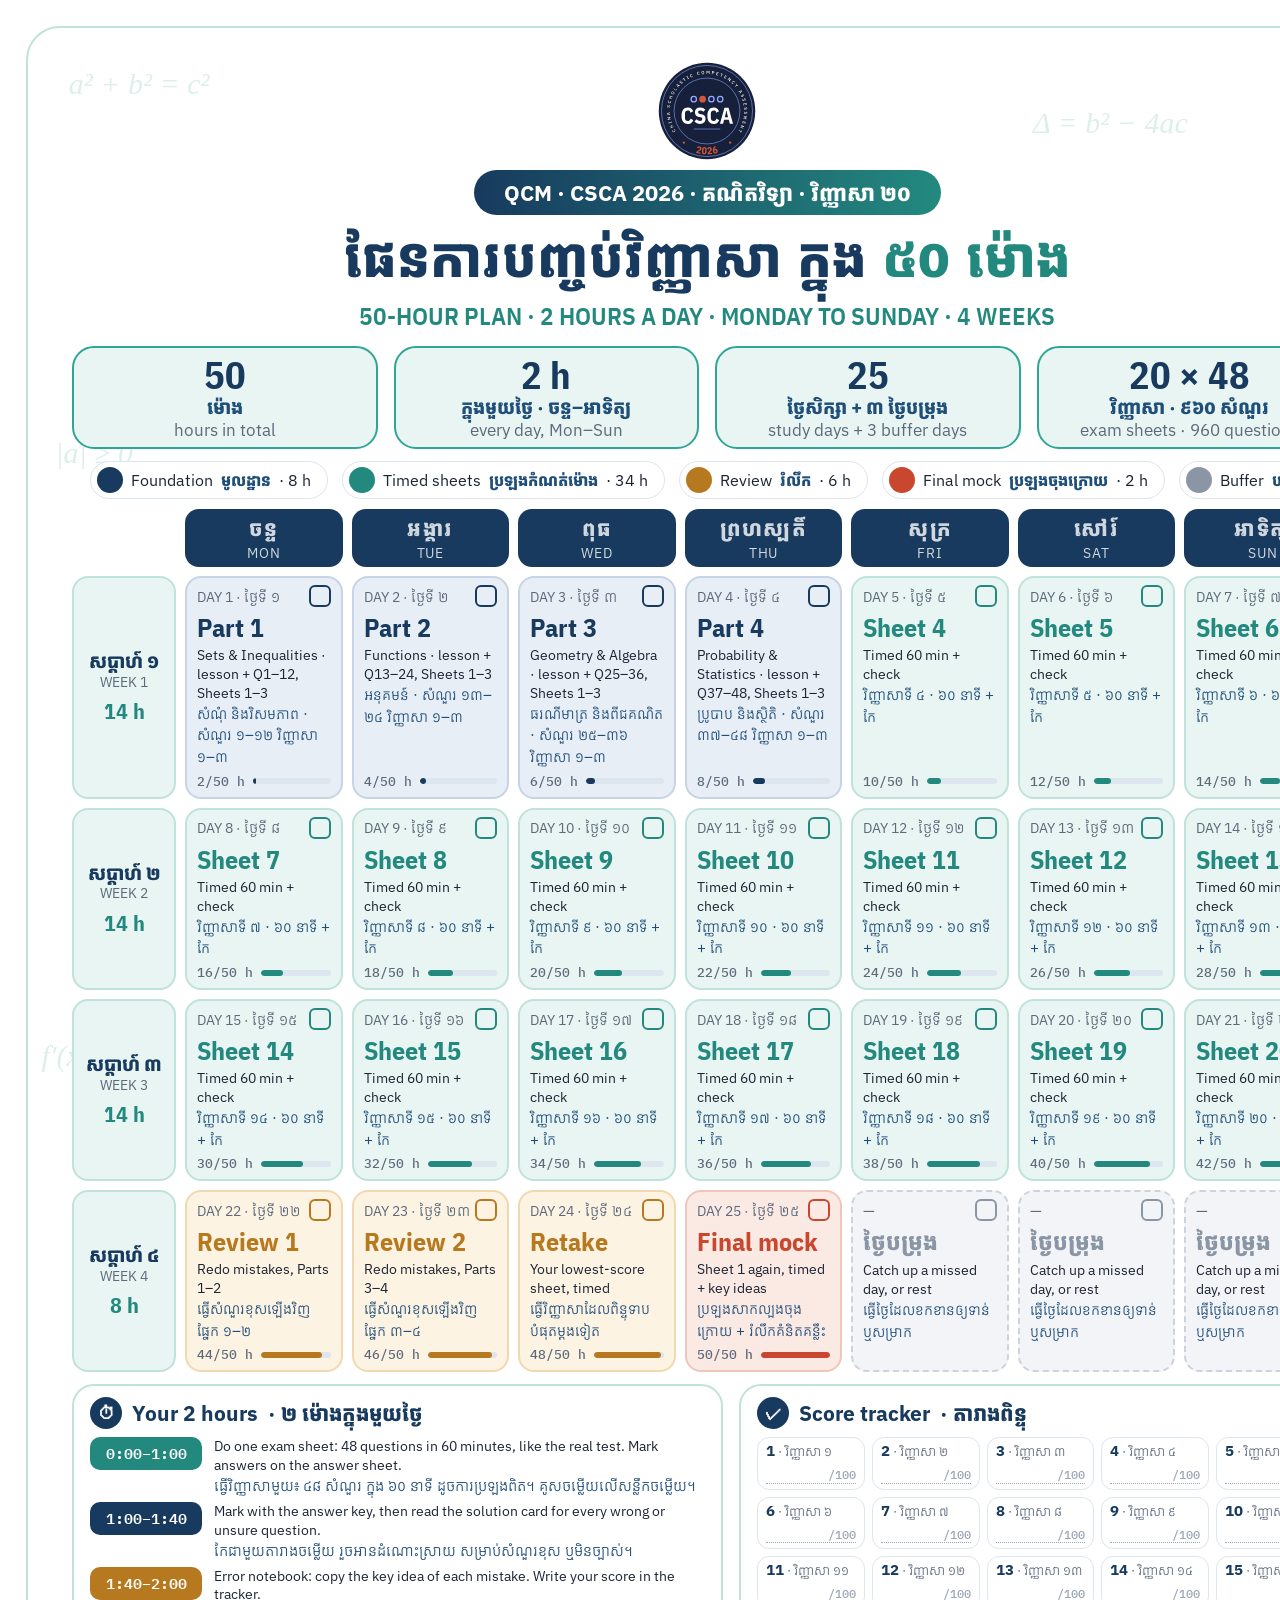
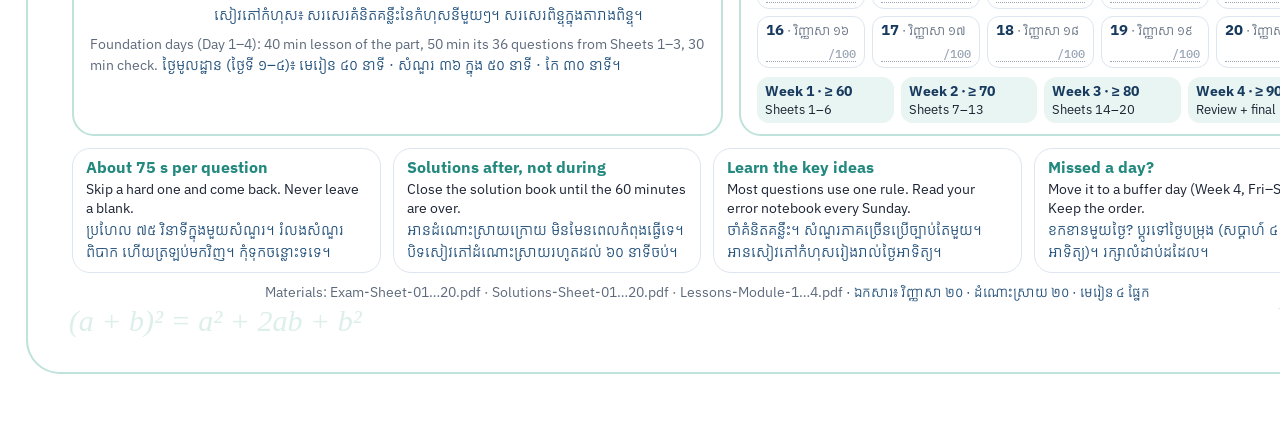
<file: plan/csca-50-hour-plan.html>
<!doctype html>
<html lang="km">
<head>
<meta charset="utf-8">
<title>CSCA 2026 · 50-hour plan</title>
<link rel="stylesheet" href="../css/fonts.css">
<link rel="stylesheet" href="../css/fonts-km.css">
<style>
  :root {
    --navy: #173a5e; --teal: #23897f; --teal-2: #2fa597; --teal-soft: #e8f5f2; --teal-line: #bfe2db;
    --ink: #1c2433; --muted: #5d6a7c; --line: #dde5ee; --km: #1f4e79;
    --p1: #173a5e; --p1-soft: #e7eef6; --p2: #23897f; --p2-soft: #e8f5f2;
    --p3: #b7791f; --p3-soft: #fdf3e2; --p4: #c8472e; --p4-soft: #fbe9e4; --p5: #8a95a5; --p5-soft: #f2f4f7;
  }
  @page { size: 1414px 2000px; margin: 0; }
  * { box-sizing: border-box; }
  html, body { margin: 0; background: #fff; }
  body { width: 1414px; height: 2000px; font-family: "IBM Plex Sans", "Kantumruy Pro", sans-serif; color: var(--ink); }
  .km { font-family: "Kantumruy Pro", "IBM Plex Sans", sans-serif; }
  .poster { position: relative; margin: 26px; height: 1948px; border: 2.5px solid var(--teal-line); border-radius: 34px; padding: 34px 44px 26px; overflow: hidden; }
  .bg { position: absolute; color: #dcefeb; font-family: "Times New Roman", serif; font-style: italic; font-size: 30px; white-space: nowrap; }

  header { position: relative; text-align: center; }
  header img { width: 98px; height: 98px; display: block; margin: 0 auto 10px; }
  .pill { display: inline-block; background: linear-gradient(90deg, var(--navy), var(--teal)); color: #fff; border-radius: 999px; padding: 8px 30px; font-weight: 700; font-size: 22px; }
  h1 { font-family: "Kantumruy Pro", sans-serif; font-weight: 700; color: var(--navy); font-size: 54px; line-height: 1.4; margin: 6px 0 0; }
  h1 em { font-style: normal; color: var(--teal); }
  .sub { font-family: "IBM Plex Sans Condensed", sans-serif; font-weight: 600; color: var(--teal); font-size: 25px; margin-top: 2px; }
  .stats { position: relative; display: grid; grid-template-columns: repeat(4, 1fr); gap: 16px; margin: 14px 0 12px; }
  .stat { background: var(--teal-soft); border: 2px solid var(--teal-2); border-radius: 22px; padding: 6px 14px; text-align: center; }
  .stat b { display: block; font-family: "IBM Plex Sans Condensed", sans-serif; font-size: 38px; line-height: 1.1; color: var(--navy); }
  .stat span { font-size: 17px; color: var(--muted); }
  .stat .km { display: block; font-size: 19px; color: var(--km); font-weight: 600; }

  .legend { position: relative; display: flex; flex-wrap: wrap; justify-content: center; gap: 10px 14px; margin-bottom: 10px; }
  .lg { display: inline-flex; align-items: center; gap: 8px; border: 1.5px solid var(--line); border-radius: 999px; padding: 5px 16px 5px 6px; font-size: 16px; background: #fff; }
  .lg i { width: 26px; height: 26px; border-radius: 50%; display: inline-block; }
  .lg .km { color: var(--km); font-weight: 600; }

  /* calendar */
  .cal { position: relative; display: grid; grid-template-columns: 104px repeat(7, minmax(0, 1fr)); gap: 9px; }
  .dh { text-align: center; background: var(--navy); color: #fff; border-radius: 14px; padding: 6px 0 5px; line-height: 1.25; }
  .dh .km { display: block; font-size: 21px; font-weight: 700; }
  .dh span { font-size: 14px; opacity: .8; letter-spacing: .06em; }
  .wk { background: var(--teal-soft); border: 2px solid var(--teal-line); border-radius: 16px; display: flex; flex-direction: column; align-items: center; justify-content: center; text-align: center; line-height: 1.25; }
  .wk .km { font-size: 19px; font-weight: 700; color: var(--navy); }
  .wk span { font-size: 14px; color: var(--muted); }
  .wk b { margin-top: 6px; font-family: "IBM Plex Sans Condensed", sans-serif; font-size: 22px; color: var(--teal); }
  .cell { position: relative; border: 2px solid var(--line); border-radius: 16px; padding: 7px 10px 7px; min-height: 172px; display: flex; flex-direction: column; background: #fff; }
  .cell .top { display: flex; justify-content: space-between; align-items: center; font-size: 13.5px; color: var(--muted); }
  .cell .top .km { font-size: 15px; }
  .cell .box { width: 22px; height: 22px; border: 2px solid currentColor; border-radius: 6px; flex: none; }
  .cell .main { font-family: "IBM Plex Sans Condensed", sans-serif; font-weight: 700; font-size: 26px; line-height: 1.15; margin-top: 6px; }
  .cell .main.kmm { font-family: "Kantumruy Pro", sans-serif; font-size: 23px; line-height: 1.35; }
  .cell .what { font-size: 13.5px; line-height: 1.4; margin-top: 3px; color: var(--ink); }
  .cell .what .km { display: block; color: var(--km); font-size: 14.5px; line-height: 1.5; }
  .cell .hrs { margin-top: auto; padding-top: 5px; display: flex; justify-content: space-between; align-items: center; font-family: "IBM Plex Mono", monospace; font-size: 13px; color: var(--muted); }
  .bar { height: 6px; border-radius: 3px; background: var(--line); flex: 1; margin-left: 8px; overflow: hidden; }
  .bar i { display: block; height: 100%; border-radius: 3px; }
  .ph1 { border-color: #c6d4e5; background: var(--p1-soft); } .ph1 .main, .ph1 .box { color: var(--p1); } .ph1 .bar i { background: var(--p1); }
  .ph2 { border-color: var(--teal-line); background: var(--p2-soft); } .ph2 .main, .ph2 .box { color: var(--p2); } .ph2 .bar i { background: var(--p2); }
  .ph3 { border-color: #f0d9b0; background: var(--p3-soft); } .ph3 .main, .ph3 .box { color: var(--p3); } .ph3 .bar i { background: var(--p3); }
  .ph4 { border-color: #f0c5ba; background: var(--p4-soft); } .ph4 .main, .ph4 .box { color: var(--p4); } .ph4 .bar i { background: var(--p4); }
  .ph5 { border-style: dashed; border-color: #ccd3dd; background: var(--p5-soft); } .ph5 .main, .ph5 .box { color: var(--p5); }

  /* bottom cards */
  .row { position: relative; display: grid; grid-template-columns: 1.08fr 1fr; gap: 16px; margin-top: 12px; }
  .card { border: 2px solid var(--teal-line); border-radius: 22px; padding: 11px 16px; background: #fff; }
  .card h3 { margin: 0 0 8px; display: flex; align-items: center; gap: 10px; font-size: 21px; color: var(--navy); }
  .card h3 .km { font-size: 21px; }
  .card h3 .n { width: 32px; height: 32px; border-radius: 50%; background: var(--navy); color: #fff; display: inline-flex; align-items: center; justify-content: center; font-size: 17px; }
  .tl { display: grid; grid-template-columns: 112px 1fr; gap: 5px 12px; align-items: start; }
  .tl .t { font-family: "IBM Plex Mono", monospace; font-weight: 600; font-size: 15px; color: #fff; background: var(--teal); border-radius: 10px; text-align: center; padding: 4px 0; }
  .tl .t.n2 { background: var(--navy); } .tl .t.n3 { background: var(--p3); }
  .tl .d { font-size: 14px; line-height: 1.35; }
  .tl .d .km { display: block; color: var(--km); font-size: 15px; line-height: 1.45; }
  .note { margin-top: 8px; font-size: 14px; color: var(--muted); line-height: 1.45; }
  .note .km { color: var(--km); font-size: 15px; }
  .scores { display: grid; grid-template-columns: repeat(5, 1fr); gap: 7px; }
  .sc { border: 1.5px solid var(--line); border-radius: 12px; padding: 4px 8px 5px; font-size: 13px; color: var(--muted); line-height: 1.2; }
  .sc b { color: var(--navy); font-size: 15px; }
  .sc .line { margin-top: 8px; border-bottom: 1.5px dotted #9aa6b6; text-align: right; font-family: "IBM Plex Mono", monospace; font-size: 12px; color: #9aa6b6; }
  .goal { margin-top: 9px; display: grid; grid-template-columns: repeat(4, 1fr); gap: 7px; }
  .goal div { border-radius: 12px; padding: 5px 8px; font-size: 13px; line-height: 1.35; background: var(--teal-soft); }
  .goal b { display: block; color: var(--navy); font-size: 14px; }
  .goal .km { color: var(--km); font-size: 14px; }
  .tips { position: relative; display: grid; grid-template-columns: repeat(4, 1fr); gap: 12px; margin-top: 12px; }
  .tip { border: 1.5px solid var(--line); border-radius: 18px; padding: 8px 13px; font-size: 13.5px; line-height: 1.35; }
  .tip b { color: var(--teal); font-size: 15.5px; display: block; margin-bottom: 2px; }
  .tip .km { display: block; color: var(--km); font-size: 15px; line-height: 1.5; margin-top: 2px; }
  footer { position: relative; margin-top: 10px; text-align: center; font-size: 14px; color: var(--muted); }
  footer .km { color: var(--km); }
</style>
</head>
<body>
<div class="poster" id="poster"></div>
<script>
(function () {
  'use strict';
  var KD = '០១២៣៤៥៦៧៨៩';
  var kn = function (n) { return String(n).replace(/\d/g, function (d) { return KD[d]; }); };
  var esc = function (s) { return String(s).replace(/&/g, '&amp;').replace(/</g, '&lt;'); };

  var DAYS = [['ចន្ទ', 'MON'], ['អង្គារ', 'TUE'], ['ពុធ', 'WED'], ['ព្រហស្បតិ៍', 'THU'], ['សុក្រ', 'FRI'], ['សៅរ៍', 'SAT'], ['អាទិត្យ', 'SUN']];
  var PARTS = [
    ['Part 1', 'ផ្នែកទី ១', 'Sets & Inequalities', 'សំណុំ និងវិសមភាព'],
    ['Part 2', 'ផ្នែកទី ២', 'Functions', 'អនុគមន៍'],
    ['Part 3', 'ផ្នែកទី ៣', 'Geometry & Algebra', 'ធរណីមាត្រ និងពីជគណិត'],
    ['Part 4', 'ផ្នែកទី ៤', 'Probability & Statistics', 'ប្រូបាប និងស្ថិតិ'],
  ];

  // 25 study days × 2 hours = 50 hours, then 3 buffer days.
  var plan = [];
  PARTS.forEach(function (p, i) {
    plan.push({ ph: 1, main: p[0], what: p[2] + ' · lesson + Q' + (12 * i + 1) + '–' + (12 * i + 12) + ', Sheets 1–3', km: p[3] + ' · សំណួរ ' + kn(12 * i + 1) + '–' + kn(12 * i + 12) + ' វិញ្ញាសា ១–៣' });
  });
  for (var s = 4; s <= 20; s++) plan.push({ ph: 2, main: 'Sheet ' + s, what: 'Timed 60 min + check', km: 'វិញ្ញាសាទី ' + kn(s) + ' · ៦០ នាទី + កែ' });
  plan.push({ ph: 3, main: 'Review 1', what: 'Redo mistakes, Parts 1–2', km: 'ធ្វើសំណួរខុសឡើងវិញ ផ្នែក ១–២' });
  plan.push({ ph: 3, main: 'Review 2', what: 'Redo mistakes, Parts 3–4', km: 'ធ្វើសំណួរខុសឡើងវិញ ផ្នែក ៣–៤' });
  plan.push({ ph: 3, main: 'Retake', what: 'Your lowest-score sheet, timed', km: 'ធ្វើវិញ្ញាសាដែលពិន្ទុទាបបំផុតម្តងទៀត' });
  plan.push({ ph: 4, main: 'Final mock', what: 'Sheet 1 again, timed + key ideas', km: 'ប្រឡងសាកល្បងចុងក្រោយ + រំលឹកគំនិតគន្លឹះ' });
  for (var b = 0; b < 3; b++) plan.push({ ph: 5, main: 'Buffer', kmMain: 'ថ្ងៃបម្រុង', what: 'Catch up a missed day, or rest', km: 'ធ្វើថ្ងៃដែលខកខានឲ្យទាន់ ឬសម្រាក' });

  var h = '';
  [['a² + b² = c²', 3, 2], ['Δ = b² − 4ac', 74, 4], ['|a| ≥ 0', 2, 21], ['A = πr²', 82, 20], ['(a + b)² = a² + 2ab + b²', 3, 96.5], ['√2', 92, 96], ['P(A∪B)', 86, 52], ['f′(x)', 1, 52]]
    .forEach(function (f) { h += '<span class="bg" style="left:' + f[1] + '%;top:' + f[2] + '%">' + f[0] + '</span>'; });

  h += '<header><img src="../logo/csca-2026-logo-circle.svg" alt="CSCA 2026">' +
    '<span class="pill">QCM · CSCA 2026 · គណិតវិទ្យា · វិញ្ញាសា ២០</span>' +
    '<h1>ផែនការបញ្ចប់វិញ្ញាសា ក្នុង <em>៥០ ម៉ោង</em></h1>' +
    '<div class="sub">50-HOUR PLAN · 2 HOURS A DAY · MONDAY TO SUNDAY · 4 WEEKS</div></header>';

  h += '<div class="stats">' +
    '<div class="stat"><b>50</b><span class="km">ម៉ោង</span><span>hours in total</span></div>' +
    '<div class="stat"><b>2 h</b><span class="km">ក្នុងមួយថ្ងៃ · ចន្ទ–អាទិត្យ</span><span>every day, Mon–Sun</span></div>' +
    '<div class="stat"><b>25</b><span class="km">ថ្ងៃសិក្សា + ៣ ថ្ងៃបម្រុង</span><span>study days + 3 buffer days</span></div>' +
    '<div class="stat"><b>20 × 48</b><span class="km">វិញ្ញាសា · ៩៦០ សំណួរ</span><span>exam sheets · 960 questions</span></div></div>';

  h += '<div class="legend">' +
    '<span class="lg"><i style="background:var(--p1)"></i>Foundation <span class="km">មូលដ្ឋាន</span> · 8 h</span>' +
    '<span class="lg"><i style="background:var(--p2)"></i>Timed sheets <span class="km">ប្រឡងកំណត់ម៉ោង</span> · 34 h</span>' +
    '<span class="lg"><i style="background:var(--p3)"></i>Review <span class="km">រំលឹក</span> · 6 h</span>' +
    '<span class="lg"><i style="background:var(--p4)"></i>Final mock <span class="km">ប្រឡងចុងក្រោយ</span> · 2 h</span>' +
    '<span class="lg"><i style="background:var(--p5)"></i>Buffer <span class="km">បម្រុង</span></span></div>';

  h += '<div class="cal"><div></div>' + DAYS.map(function (d) { return '<div class="dh"><span class="km">' + d[0] + '</span><span>' + d[1] + '</span></div>'; }).join('');
  var hours = 0;
  for (var w = 0; w < 4; w++) {
    var wkHours = plan.slice(w * 7, w * 7 + 7).filter(function (x) { return x.ph < 5; }).length * 2;
    h += '<div class="wk"><span class="km">សប្តាហ៍ ' + kn(w + 1) + '</span><span>WEEK ' + (w + 1) + '</span><b>' + wkHours + ' h</b></div>';
    for (var d = 0; d < 7; d++) {
      var i = w * 7 + d, x = plan[i];
      var study = x.ph < 5;
      if (study) hours += 2;
      h += '<div class="cell ph' + x.ph + '"><div class="top">' +
        (study ? '<span>DAY ' + (i + 1) + ' · <span class="km">ថ្ងៃទី ' + kn(i + 1) + '</span></span>' : '<span class="km">—</span>') + '<span class="box"></span></div>' +
        (x.kmMain ? '<div class="main kmm">' + x.kmMain + '</div>' : '<div class="main">' + esc(x.main) + '</div>') +
        '<div class="what">' + esc(x.what) + '<span class="km">' + esc(x.km) + '</span></div>' +
        (study ? '<div class="hrs"><span>' + hours + '/50 h</span><span class="bar"><i style="width:' + (hours * 2) + '%"></i></span></div>' : '') +
        '</div>';
    }
  }
  h += '</div>';

  h += '<div class="row"><div class="card"><h3><span class="n">⏱</span>Your 2 hours <span class="km">· ២ ម៉ោងក្នុងមួយថ្ងៃ</span></h3>' +
    '<div class="tl">' +
    '<span class="t">0:00–1:00</span><span class="d">Do one exam sheet: 48 questions in 60 minutes, like the real test. Mark answers on the answer sheet.<span class="km">ធ្វើវិញ្ញាសាមួយ៖ ៤៨ សំណួរ ក្នុង ៦០ នាទី ដូចការប្រឡងពិត។ គូសចម្លើយលើសន្លឹកចម្លើយ។</span></span>' +
    '<span class="t n2">1:00–1:40</span><span class="d">Mark with the answer key, then read the solution card for every wrong or unsure question.<span class="km">កែជាមួយតារាងចម្លើយ រួចអានដំណោះស្រាយ សម្រាប់សំណួរខុស ឬមិនច្បាស់។</span></span>' +
    '<span class="t n3">1:40–2:00</span><span class="d">Error notebook: copy the key idea of each mistake. Write your score in the tracker.<span class="km">សៀវភៅកំហុស៖ សរសេរគំនិតគន្លឹះនៃកំហុសនីមួយៗ។ សរសេរពិន្ទុក្នុងតារាងពិន្ទុ។</span></span>' +
    '</div><p class="note">Foundation days (Day 1–4): 40 min lesson of the part, 50 min its 36 questions from Sheets 1–3, 30 min check.<span class="km"> ថ្ងៃមូលដ្ឋាន (ថ្ងៃទី ១–៤)៖ មេរៀន ៤០ នាទី · សំណួរ ៣៦ ក្នុង ៥០ នាទី · កែ ៣០ នាទី។</span></p></div>';

  var sc = '';
  for (var k = 1; k <= 20; k++) sc += '<div class="sc"><b>' + k + '</b> · <span class="km">វិញ្ញាសា ' + kn(k) + '</span><div class="line">/100</div></div>';
  h += '<div class="card"><h3><span class="n">✓</span>Score tracker <span class="km">· តារាងពិន្ទុ</span></h3><div class="scores">' + sc + '</div>' +
    '<div class="goal"><div><b>Week 1 · ≥ 60</b>Sheets 1–6</div><div><b>Week 2 · ≥ 70</b>Sheets 7–13</div><div><b>Week 3 · ≥ 80</b>Sheets 14–20</div><div><b>Week 4 · ≥ 90</b>Review + final</div></div></div></div>';

  h += '<div class="tips">' +
    '<div class="tip"><b>About 75 s per question</b>Skip a hard one and come back. Never leave a blank.<span class="km">ប្រហែល ៧៥ វិនាទីក្នុងមួយសំណួរ។ រំលងសំណួរពិបាក ហើយត្រឡប់មកវិញ។ កុំទុកចន្លោះទទេ។</span></div>' +
    '<div class="tip"><b>Solutions after, not during</b>Close the solution book until the 60 minutes are over.<span class="km">អានដំណោះស្រាយក្រោយ មិនមែនពេលកំពុងធ្វើទេ។ បិទសៀវភៅដំណោះស្រាយរហូតដល់ ៦០ នាទីចប់។</span></div>' +
    '<div class="tip"><b>Learn the key ideas</b>Most questions use one rule. Read your error notebook every Sunday.<span class="km">ចាំគំនិតគន្លឹះ។ សំណួរភាគច្រើនប្រើច្បាប់តែមួយ។ អានសៀវភៅកំហុសរៀងរាល់ថ្ងៃអាទិត្យ។</span></div>' +
    '<div class="tip"><b>Missed a day?</b>Move it to a buffer day (Week 4, Fri–Sun). Keep the order.<span class="km">ខកខានមួយថ្ងៃ? ប្តូរទៅថ្ងៃបម្រុង (សប្តាហ៍ ៤ សុក្រ–អាទិត្យ)។ រក្សាលំដាប់ដដែល។</span></div></div>';

  h += '<footer>Materials: Exam-Sheet-01…20.pdf · Solutions-Sheet-01…20.pdf · Lessons-Module-1…4.pdf <span class="km">· ឯកសារ៖ វិញ្ញាសា ២០ · ដំណោះស្រាយ ២០ · មេរៀន ៤ ផ្នែក</span></footer>';

  document.getElementById('poster').innerHTML = h;
  document.fonts.ready.then(function () {
    var im = document.images[0];
    return im.complete ? 0 : new Promise(function (r) { im.onload = im.onerror = r; });
  }).then(function () { window.__done = true; });
})();
</script>
</body>
</html>
</file>
<file: css/fonts.css>
/* Embedded web fonts (SIL Open Font License 1.1): IBM Plex Sans, IBM Plex Sans Condensed, IBM Plex Mono.
   Bundled so the page looks the same on every device and works offline. */
@font-face{font-family:'IBM Plex Sans';font-style:normal;font-weight:400;font-display:swap;src:url([data-uri]) format('woff2');unicode-range:U+0000-00FF, U+0131, U+0152-0153, U+02BB-02BC, U+02C6, U+02DA, U+02DC, U+0304, U+0308, U+0329, U+2000-206F, U+20AC, U+2122, U+2190-2193, U+2212, U+2215, U+FEFF, U+FFFD;}
@font-face{font-family:'IBM Plex Sans';font-style:normal;font-weight:500;font-display:swap;src:url([data-uri]) format('woff2');unicode-range:U+0000-00FF, U+0131, U+0152-0153, U+02BB-02BC, U+02C6, U+02DA, U+02DC, U+0304, U+0308, U+0329, U+2000-206F, U+20AC, U+2122, U+2190-2193, U+2212, U+2215, U+FEFF, U+FFFD;}
@font-face{font-family:'IBM Plex Sans';font-style:normal;font-weight:700;font-display:swap;src:url([data-uri]) format('woff2');unicode-range:U+0000-00FF, U+0131, U+0152-0153, U+02BB-02BC, U+02C6, U+02DA, U+02DC, U+0304, U+0308, U+0329, U+2000-206F, U+20AC, U+2122, U+2190-2193, U+2212, U+2215, U+FEFF, U+FFFD;}
@font-face{font-family:'IBM Plex Sans Condensed';font-style:normal;font-weight:600;font-display:swap;src:url([data-uri]) format('woff2');unicode-range:U+0000-00FF, U+0131, U+0152-0153, U+02BB-02BC, U+02C6, U+02DA, U+02DC, U+0304, U+0308, U+0329, U+2000-206F, U+20AC, U+2122, U+2190-2193, U+2212, U+2215, U+FEFF, U+FFFD;}
@font-face{font-family:'IBM Plex Sans Condensed';font-style:normal;font-weight:700;font-display:swap;src:url([data-uri]) format('woff2');unicode-range:U+0000-00FF, U+0131, U+0152-0153, U+02BB-02BC, U+02C6, U+02DA, U+02DC, U+0304, U+0308, U+0329, U+2000-206F, U+20AC, U+2122, U+2190-2193, U+2212, U+2215, U+FEFF, U+FFFD;}
@font-face{font-family:'IBM Plex Mono';font-style:normal;font-weight:500;font-display:swap;src:url([data-uri]) format('woff2');unicode-range:U+0000-00FF, U+0131, U+0152-0153, U+02BB-02BC, U+02C6, U+02DA, U+02DC, U+0304, U+0308, U+0329, U+2000-206F, U+20AC, U+2122, U+2190-2193, U+2212, U+2215, U+FEFF, U+FFFD;}
@font-face{font-family:'IBM Plex Mono';font-style:normal;font-weight:600;font-display:swap;src:url([data-uri]) format('woff2');unicode-range:U+0000-00FF, U+0131, U+0152-0153, U+02BB-02BC, U+02C6, U+02DA, U+02DC, U+0304, U+0308, U+0329, U+2000-206F, U+20AC, U+2122, U+2190-2193, U+2212, U+2215, U+FEFF, U+FFFD;}
</file>
<file: css/fonts-km.css>
/* Khmer web font (SIL Open Font License 1.1): Kantumruy Pro, Khmer subset. Bundled so Khmer text shapes correctly everywhere. */
@font-face{font-family:'Kantumruy Pro';font-style:normal;font-weight:400;font-display:swap;src:url([data-uri]) format('woff2');unicode-range:U+1780-17FF, U+19E0-19FF, U+200B-200D, U+25CC;}
@font-face{font-family:'Kantumruy Pro';font-style:normal;font-weight:500;font-display:swap;src:url([data-uri]) format('woff2');unicode-range:U+1780-17FF, U+19E0-19FF, U+200B-200D, U+25CC;}
@font-face{font-family:'Kantumruy Pro';font-style:normal;font-weight:700;font-display:swap;src:url([data-uri]) format('woff2');unicode-range:U+1780-17FF, U+19E0-19FF, U+200B-200D, U+25CC;}
</file>
